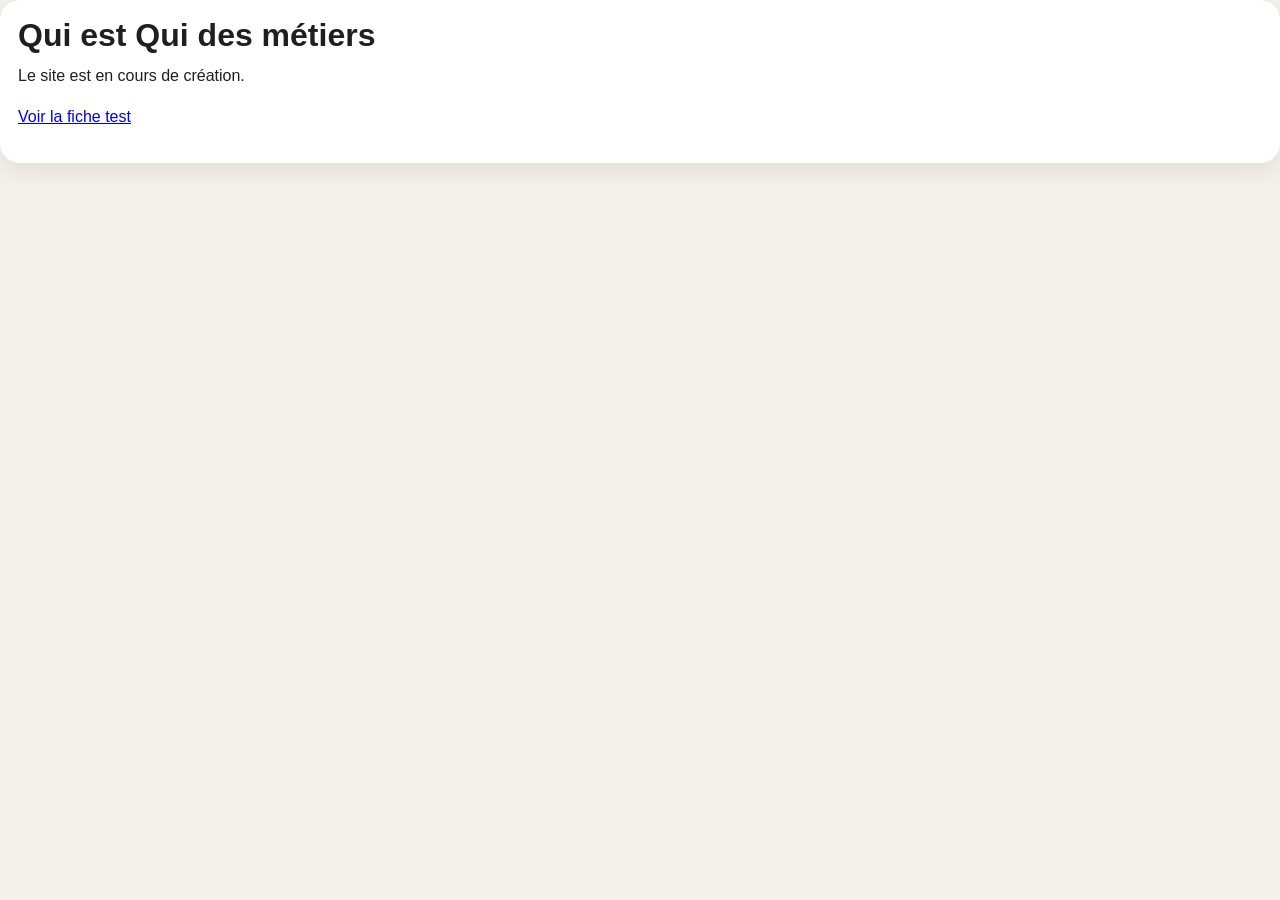
<file: index.html>
<!DOCTYPE html>
<html lang="fr">
<head>
  <meta charset="UTF-8" />
  <meta name="viewport" content="width=device-width, initial-scale=1.0" />
  <title>Qui est Qui des métiers</title>
  <link rel="stylesheet" href="css/style.css" />
</head>
<body>
  <main class="home">
    <div class="card">
      <h1>Qui est Qui des métiers</h1>
      <p>Le site est en cours de création.</p>
      <p><a class="btn" href="metier.html?slug=ingenieur-rd">Voir la fiche test</a></p>
    </div>
  </main>
</body>
</html>
</file>
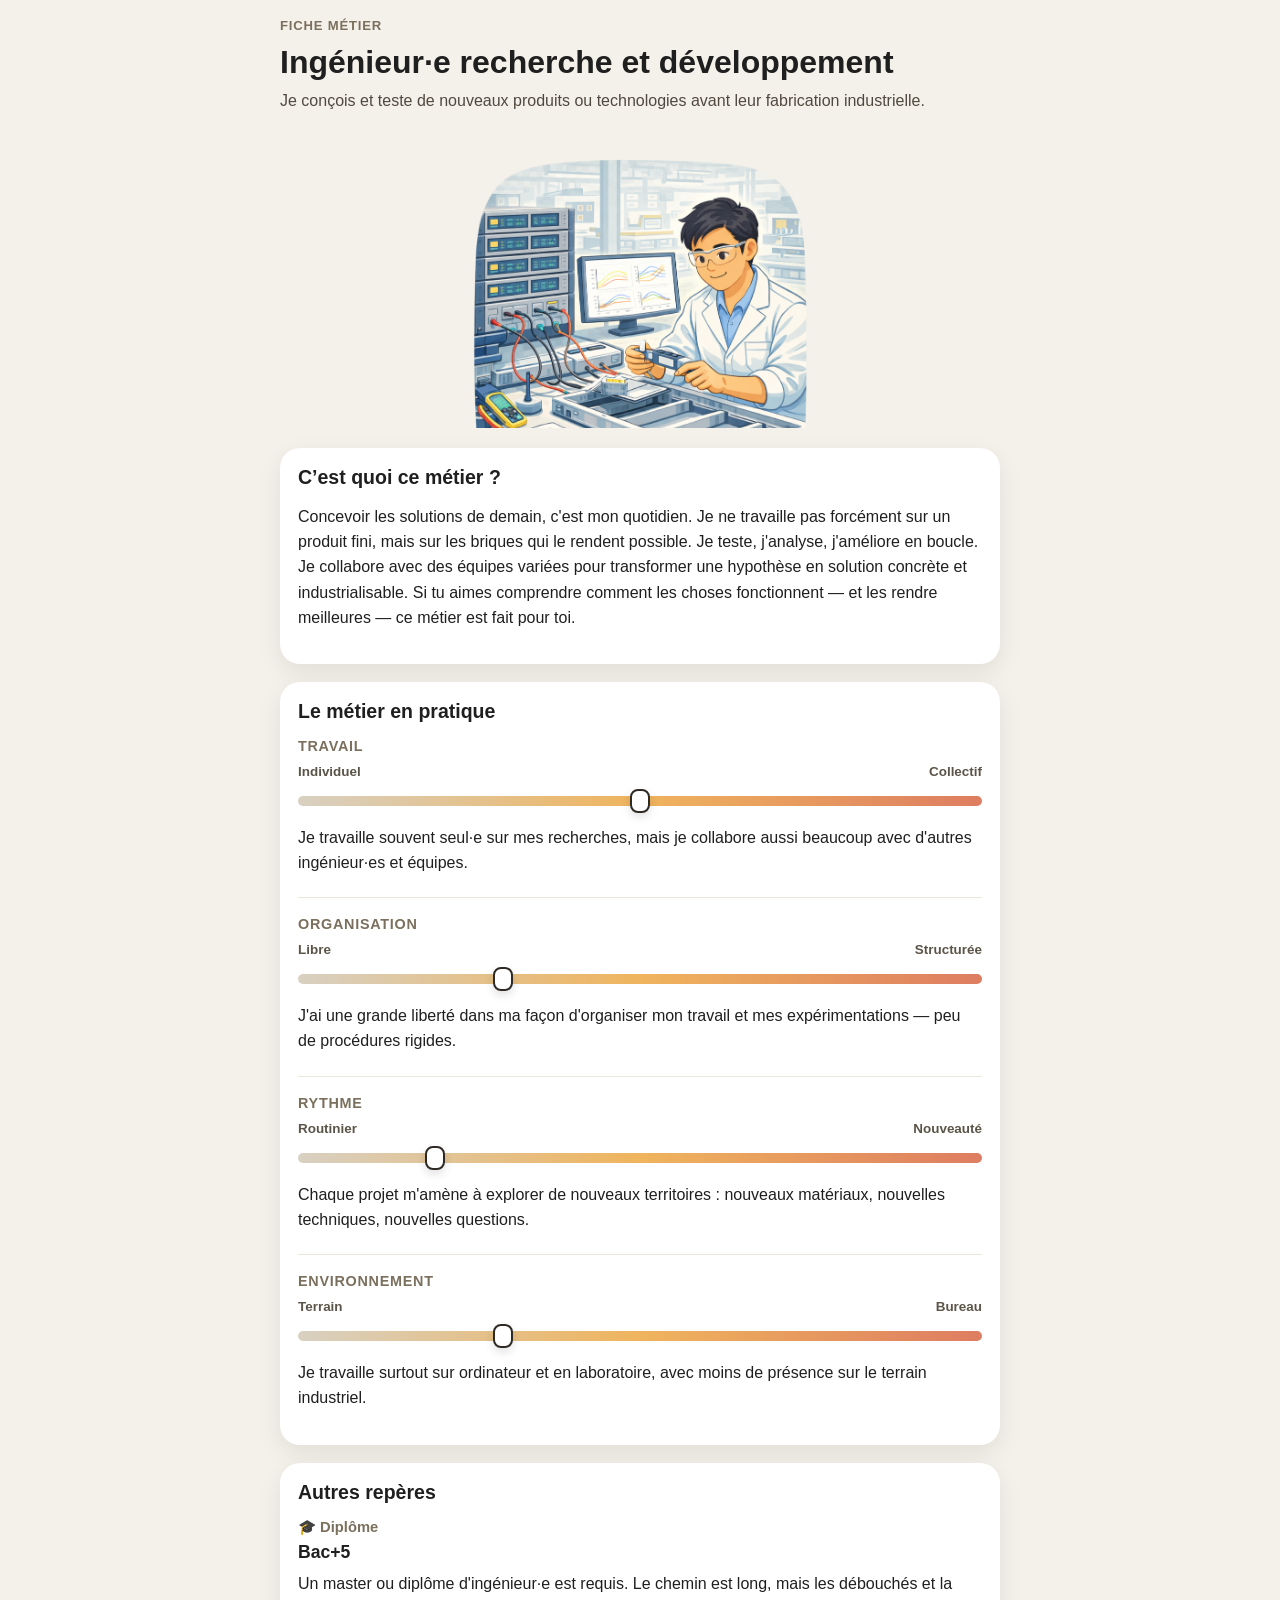
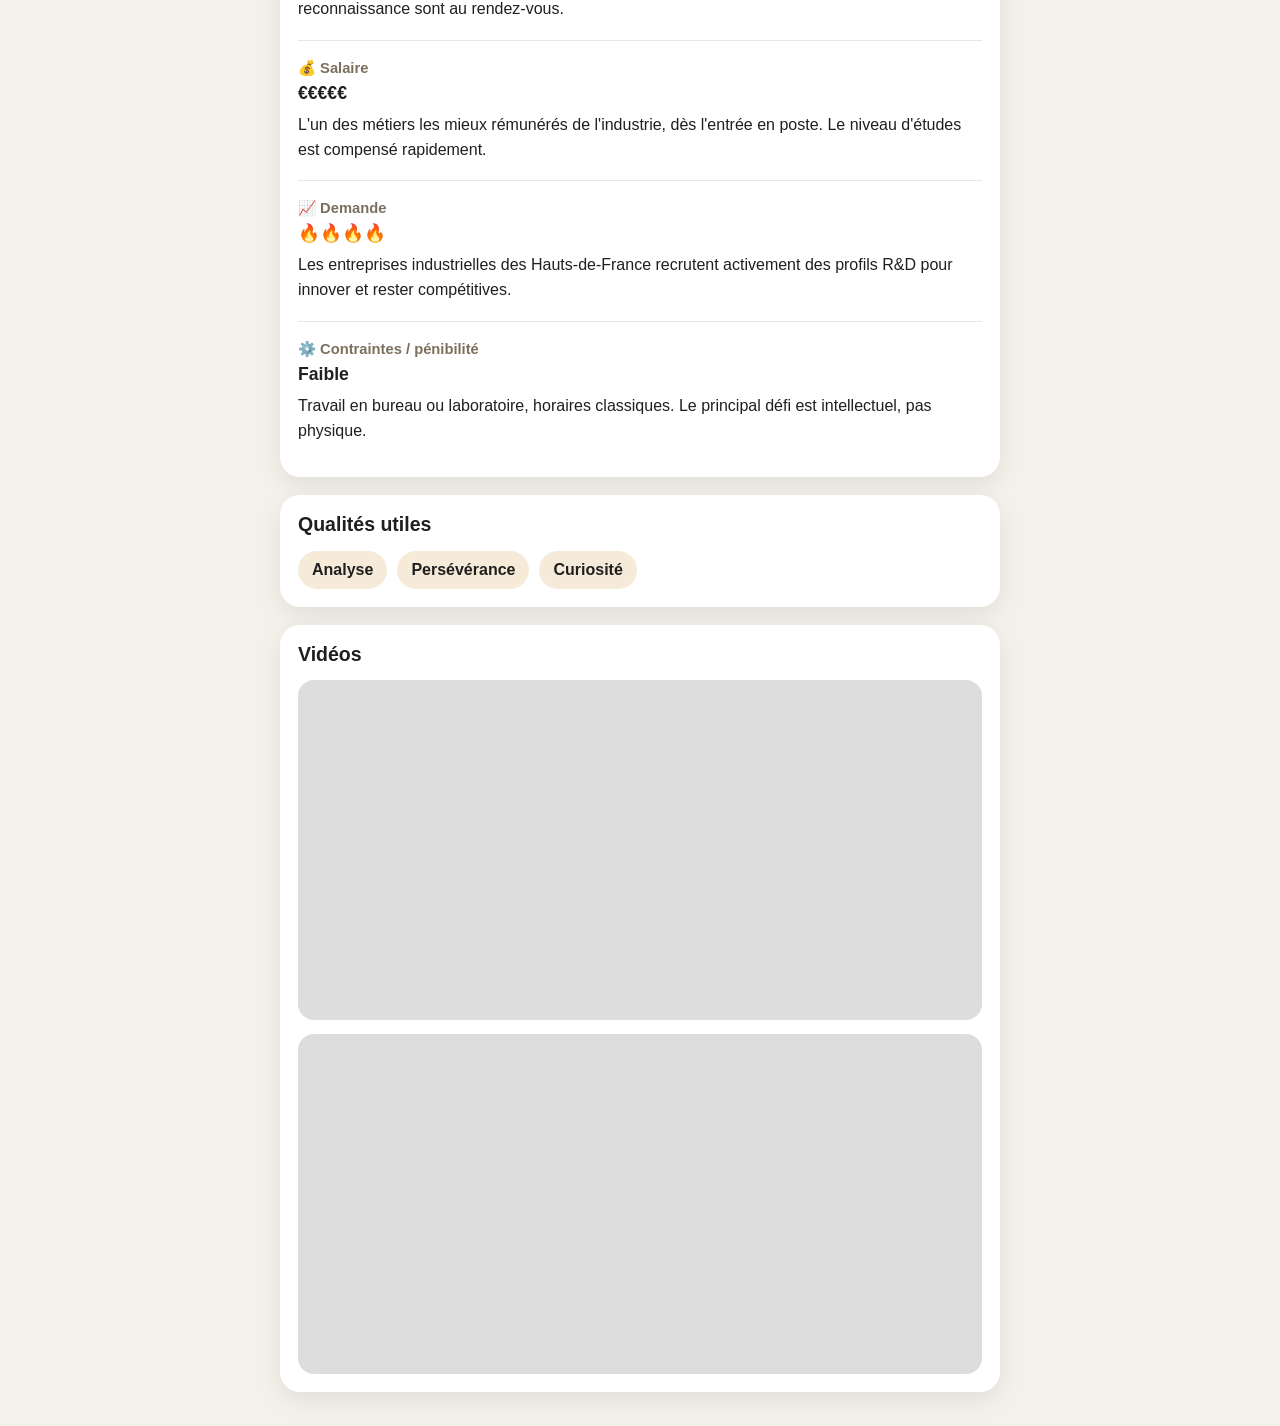
<file: metier.html>
<!DOCTYPE html>
<html lang="fr">
<head>
  <meta charset="UTF-8" />
  <meta name="viewport" content="width=device-width, initial-scale=1.0"/>
  <title>Fiche métier</title>
  <link rel="stylesheet" href="css/style.css" />
</head>
<body>
  <main class="page">
    <div class="container" id="app">Chargement…</div>
  </main>

  <script>
    const params = new URLSearchParams(window.location.search);
    const slug = params.get("slug");

    fetch("data/metiers.json")
      .then(r => r.json())
      .then(data => {
        const metier = data.find(m => m.SLUG === slug) || data[0];

        function clamp(n, min, max) {
          return Math.max(min, Math.min(max, Number(n)));
        }

        function gauge(value, left, right, reverse = false) {
          let pos = clamp(value, 0, 10) * 10;
          if (reverse) pos = 100 - pos;

          return `
            <div class="gauge-card">
              <div class="gauge-top">
                <span>${left}</span>
                <span>${right}</span>
              </div>
              <div class="gauge-line">
                <div class="gauge-line-bg"></div>
                <div class="gauge-cursor" style="left: calc(${pos}% - 10px);"></div>
              </div>
            </div>
          `;
        }

        function youtubeEmbed(url) {
          if (!url) return "";
          try {
            const u = new URL(url);
            let id = u.searchParams.get("v");
            if (!id && u.hostname.includes("youtu.be")) {
              id = u.pathname.replace("/", "");
            }
            if (!id) return "";
            return `<iframe src="https://www.youtube.com/embed/${id}" title="Vidéo YouTube" loading="lazy" allowfullscreen></iframe>`;
          } catch {
            return "";
          }
        }

       function euros(n) {
  const value = Number(n) || 0;
  const full = Math.floor(value);
  const half = value % 1 >= 0.5;

  let result = "€".repeat(full);

  if (half) {
    result += "<span class='euro-half'>€</span>";
  }

  return result;
}

       function flames(n) {
  const value = Number(n) || 0;
  const full = Math.floor(value);
  const half = value % 1 >= 0.5;

  let result = "🔥".repeat(full);

  if (half) {
    result += "<span class='flame-half'>🔥</span>";
  }

  return result;
}

        document.getElementById("app").innerHTML = `
          <section class="header-block">
            <p class="eyebrow">Fiche métier</p>
            <h1>${metier.METIER}</h1>
            <p class="mini">${metier.DESCRIPTION_MINI || ""}</p>

            <div class="illustration-frame">
              <img class="illustration" src="assets/metiers/${metier.IMAGE}" alt="${metier.METIER}">
            </div>
          </section>

          <section class="card section">
            <h2>C’est quoi ce métier ?</h2>
            <p>${metier.DESCRIPTION_METIER}</p>
          </section>

          <section class="card section">
            <h2>Le métier en pratique</h2>

            <div class="metric">
              <h3>Travail</h3>
              ${gauge(metier.INDIVIDUEL, "Individuel", "Collectif")}
              <p>${metier.EXPLICATION_INDIVIDUEL}</p>
            </div>

            <div class="metric">
              <h3>Organisation</h3>
              ${gauge(metier.LIBRE, "Libre", "Structurée")}
              <p>${metier.EXPLICATION_LIBRE}</p>
            </div>

            <div class="metric">
              <h3>Rythme</h3>
              ${gauge(metier.ROUTINIER, "Routinier", "Nouveauté", true)}
              <p>${metier.EXPLICATION_ROUTINIER}</p>
            </div>

            <div class="metric">
              <h3>Environnement</h3>
              ${gauge(metier.TERRAIN, "Terrain", "Bureau", true)}
              <p>${metier.EXPLICATION_TERRAIN}</p>
            </div>
          </section>

          <section class="card section">
            <h2>Autres repères</h2>

            <div class="repere">
              <div class="repere-title">🎓 Diplôme</div>
              <div class="repere-value">${metier.DIPLOME}</div>
              <p>${metier.EXPLICATION_DIPLOME}</p>
            </div>

            <div class="repere">
              <div class="repere-title">💰 Salaire</div>
              <div class="repere-value">${euros(metier.SALAIRE)}</div>
              <p>${metier.EXPLICATION_SALAIRE}</p>
            </div>

            <div class="repere">
              <div class="repere-title">📈 Demande</div>
              <div class="repere-value">${flames(metier.DEMANDE)}</div>
              <p>${metier.EXPLICATION_DEMANDE}</p>
            </div>

            <div class="repere">
              <div class="repere-title">⚙️ Contraintes / pénibilité</div>
              <div class="repere-value">${metier.PENEBILITE}</div>
              <p>${metier.EXPLICATION_PENEBILITE}</p>
            </div>
          </section>

          <section class="card section">
            <h2>Qualités utiles</h2>
            <div class="skills">
              <span>${metier.QUALITE1}</span>
              <span>${metier.QUALITE2}</span>
              <span>${metier.QUALITE3}</span>
            </div>
          </section>

          <section class="card section">
            <h2>Vidéos</h2>
            <div class="videos">
              ${youtubeEmbed(metier.YOUTUBE1)}
              ${youtubeEmbed(metier.YOUTUBE2)}
            </div>
          </section>
        `;
      })
      .catch(() => {
        document.getElementById("app").innerHTML = `
          <section class="card section">
            <h1>Erreur</h1>
            <p>Impossible de charger les données.</p>
          </section>
        `;
      });
  </script>
</body>
</html>
</file>
<file: css/style.css>
* { box-sizing: border-box; }

body {
  margin: 0;
  font-family: Arial, sans-serif;
  background: #f4f1ea;
  color: #1f1f1f;
}

.page {
  padding: 16px;
}

.container {
  max-width: 720px;
  margin: 0 auto;
}

/* HAUT DE PAGE */

.header-block {
  margin-bottom: 20px;
}

.eyebrow {
  margin: 0 0 8px;
  font-size: 0.82rem;
  text-transform: uppercase;
  letter-spacing: 0.06em;
  color: #7b6f5d;
  font-weight: 700;
}

h1 {
  margin: 0 0 10px;
  font-size: 2rem;
  line-height: 1.08;
}

.mini {
  margin: 0 0 16px;
  color: #50493f;
  line-height: 1.45;
  font-size: 1rem;
}

/* IMAGE : cadre fixe, alignée en haut, bas masqué */

.illustration-frame {
  width: 100%;
  height: 320px;
  overflow: hidden;
  display: flex;
  justify-content: center;
  align-items: flex-start;
  margin-bottom: 8px;
}

.illustration {
  width: 78%;
  max-width: 390px;
  height: auto;
  display: block;
}

/* BLOCS */

.section {
  margin-bottom: 18px;
}

.card {
  background: #ffffff;
  border-radius: 20px;
  padding: 18px;
  box-shadow: 0 8px 24px rgba(0,0,0,0.08);
}

h2 {
  margin: 0 0 14px;
  font-size: 1.22rem;
  line-height: 1.2;
}

h3 {
  margin: 0 0 10px;
  font-size: 0.9rem;
  text-transform: uppercase;
  letter-spacing: 0.05em;
  color: #7b6f5d;
}

p {
  margin: 0 0 16px;
  line-height: 1.58;
}

/* JAUGES */

.metric + .metric {
  margin-top: 22px;
  padding-top: 18px;
  border-top: 1px solid #ece7de;
}

.gauge-card {
  margin-bottom: 10px;
}

.gauge-top {
  display: flex;
  justify-content: space-between;
  gap: 12px;
  margin-bottom: 8px;
  font-size: 0.84rem;
  font-weight: 700;
  color: #5b5448;
}

.gauge-top span:first-child {
  text-align: left;
}

.gauge-top span:last-child {
  text-align: right;
}

.gauge-line {
  position: relative;
  height: 28px;
}

.gauge-line-bg {
  position: absolute;
  top: 9px;
  left: 0;
  right: 0;
  height: 10px;
  border-radius: 999px;
  background: linear-gradient(90deg, #d8d0c1 0%, #efb45d 50%, #de7d61 100%);
}

.gauge-cursor {
  position: absolute;
  top: 2px;
  width: 20px;
  height: 24px;
  border-radius: 8px;
  background: #ffffff;
  border: 2px solid #2f2a24;
  box-shadow: 0 4px 10px rgba(0,0,0,0.12);
}

/* REPÈRES */

.repere + .repere {
  margin-top: 18px;
  padding-top: 18px;
  border-top: 1px solid #ece7de;
}

.repere-title {
  margin-bottom: 6px;
  font-size: 0.92rem;
  font-weight: 700;
  color: #7b6f5d;
}

.repere-value {
  margin-bottom: 8px;
  font-size: 1.1rem;
  font-weight: 700;
}

/* SKILLS */

.skills {
  display: flex;
  flex-wrap: wrap;
  gap: 10px;
}

.skills span {
  background: #f6ead9;
  border-radius: 999px;
  padding: 10px 14px;
  font-weight: 700;
}

/* VIDEOS */

.videos {
  display: grid;
  gap: 14px;
}

iframe {
  width: 100%;
  min-height: 280px;
  border: 0;
  border-radius: 16px;
  background: #ddd;
}

/* MOBILE */

@media (max-width: 699px) {
  .illustration-frame {
    height: 240px;
  }

  
  .illustration {
    width: 84%;
    max-width: 360px;
  }

  h1 {
    font-size: 1.75rem;
  }

  .card {
    padding: 16px;
  }
}

/* DESKTOP */

@media (min-width: 900px) {
  .illustration-frame {
    height: 300px;
  }

@media (min-width: 700px) {
  iframe {
    min-height: 340px;
  }
}

  
.euro-half {
  font-size: 0.7em;
  opacity: 0.7;
  margin-left: 2px;
}

.flame-half {
  font-size: 0.7em;
  opacity: 0.7;
  margin-left: 2px;
}
  
}
</file>
